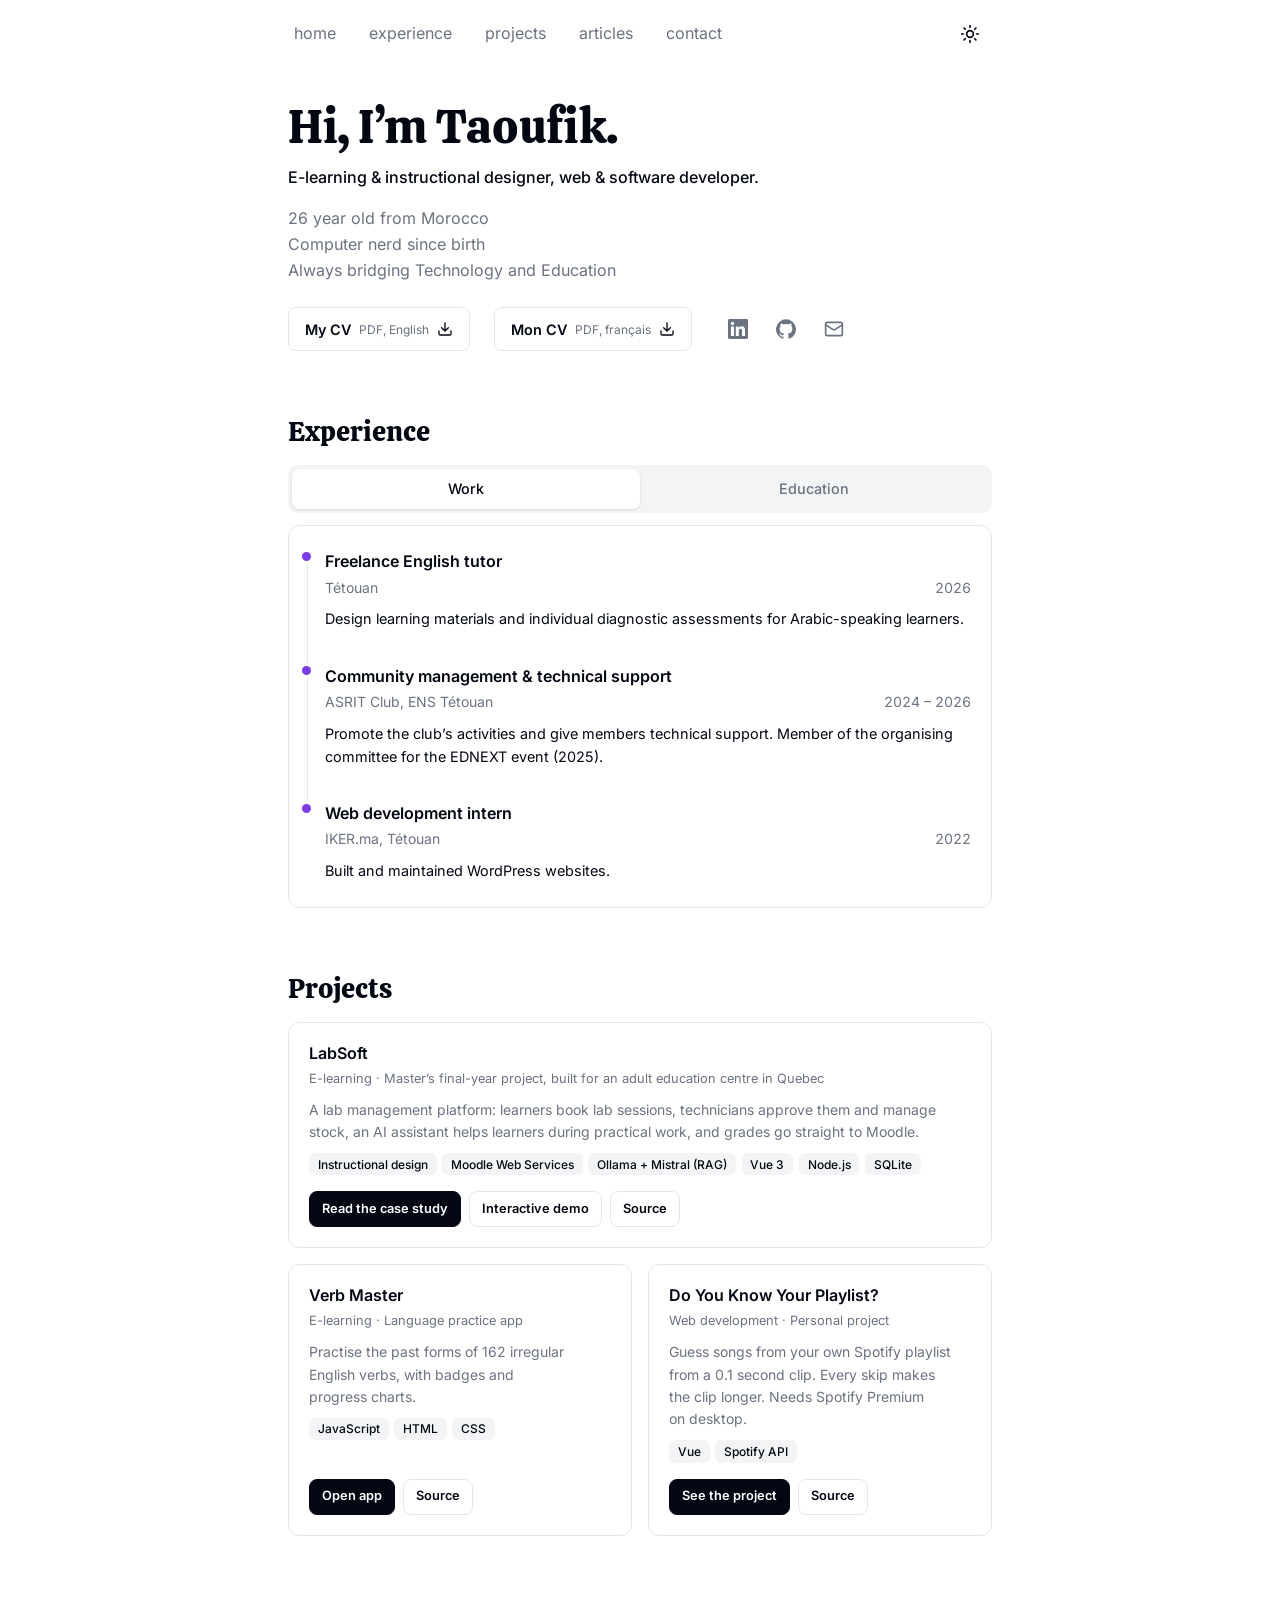
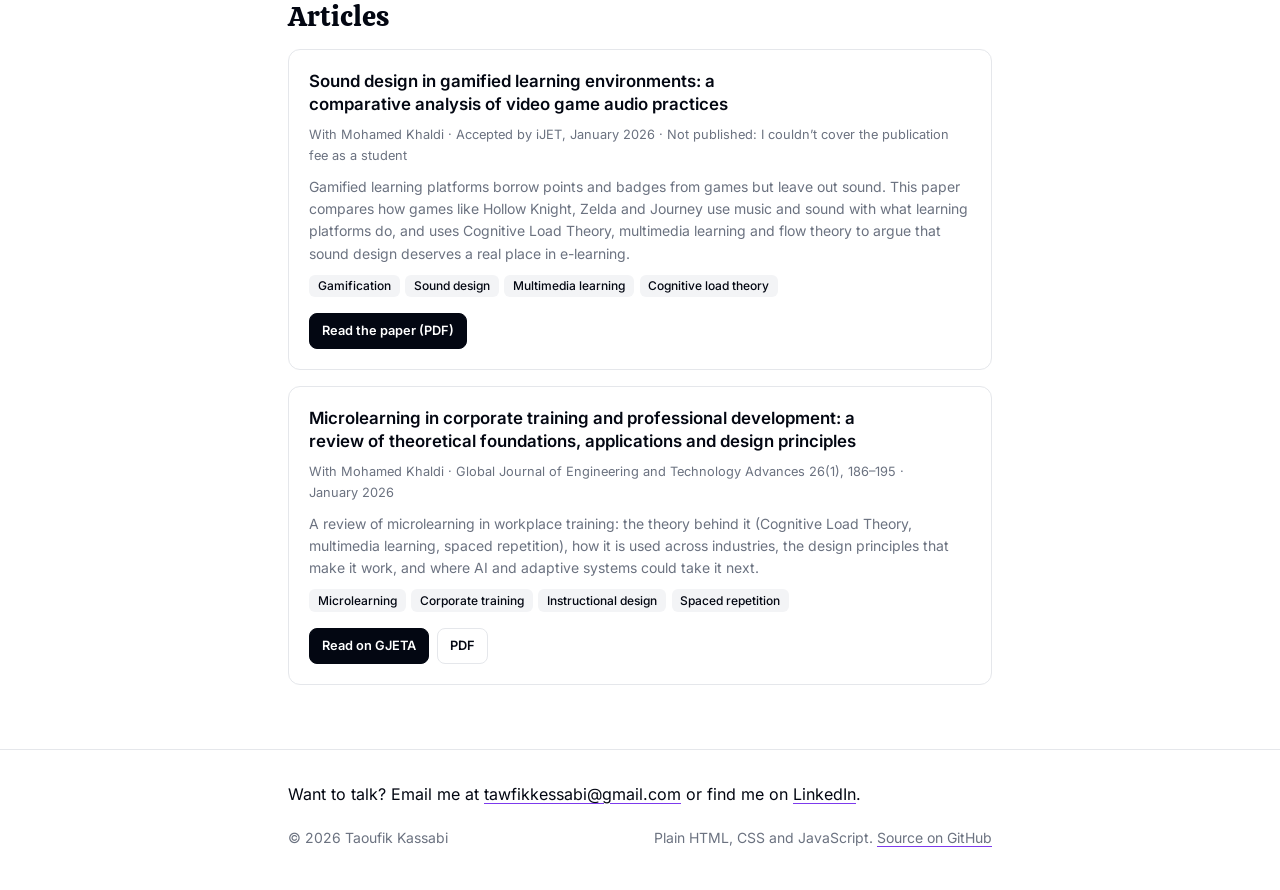
<file: index.html>
<!DOCTYPE html>
<html lang="en">
<head>
    <meta charset="UTF-8">
    <meta name="viewport" content="width=device-width, initial-scale=1.0">
    <link rel="icon" type="image/svg+xml" href="/favicon.svg">
    <meta name="theme-color" content="#ffffff" media="(prefers-color-scheme: light)">
    <meta name="theme-color" content="#030712" media="(prefers-color-scheme: dark)">
    <title>Taoufik Kassabi Portfolio</title>
    <meta name="description" content="Portfolio of Taoufik Kassabi, e-learning and instructional designer and web developer: LabSoft, a lab management platform with an AI assistant; Verb Master, a verb-practice app; a Spotify game; and articles on microlearning and sound design in learning.">
    <meta property="og:type" content="website">
    <meta property="og:title" content="Taoufik Kassabi Portfolio">
    <meta property="og:description" content="Portfolio of Taoufik Kassabi, e-learning and instructional designer and web developer: LabSoft, a lab management platform with an AI assistant; Verb Master, a verb-practice app; a Spotify game; and articles on microlearning and sound design in learning.">
    <meta name="twitter:card" content="summary">
    <!-- Apply a saved theme before the first paint. -->
    <script>try { var t = localStorage.getItem('theme'); if (t) document.documentElement.dataset.theme = t; } catch (e) {}</script>
    <link rel="preload" href="assets/fonts/calistoga-latin.woff2" as="font" type="font/woff2" crossorigin>
    <link rel="preload" href="assets/fonts/inter-latin-var.woff2" as="font" type="font/woff2" crossorigin>
    <link rel="stylesheet" href="assets/site.css">
    <script defer src="assets/site.js"></script>
</head>
<body id="top">
    <header class="site-header">
        <nav class="site-nav container" aria-label="Main">
            <ul>
                <li><a href="#top">home</a></li>
                <li><a href="#experience">experience</a></li>
                <li><a href="#projects">projects</a></li>
                <li><a href="#articles">articles</a></li>
                <li><a href="#contact">contact</a></li>
            </ul>
            <button class="icon-button theme-toggle" type="button" aria-label="Switch theme">
                <svg class="icon sun" viewBox="0 0 24 24" fill="none" stroke="currentColor" stroke-width="2" stroke-linecap="round" stroke-linejoin="round" aria-hidden="true"><circle cx="12" cy="12" r="4"/><path d="M12 2v2M12 20v2m-7.07-17.07 1.41 1.41m11.32 11.32 1.41 1.41M2 12h2m16 0h2M6.34 17.66l-1.41 1.41M19.07 4.93l-1.41 1.41"/></svg>
                <svg class="icon moon" viewBox="0 0 24 24" fill="none" stroke="currentColor" stroke-width="2" stroke-linecap="round" stroke-linejoin="round" aria-hidden="true"><path d="M12 3a6 6 0 0 0 9 9 9 9 0 1 1-9-9Z"/></svg>
            </button>
        </nav>
    </header>

    <main class="container page">
        <section class="hero" aria-labelledby="hero-title">
            <h1 id="hero-title">Hi, I’m Taoufik.</h1>
            <p class="role">E-learning &amp; instructional designer, web &amp; software developer. </p>
            <p class="about">26 year old from Morocco <br> Computer nerd since birth <br> Always bridging Technology and Education </p>
            <div class="hero-actions">
                <a class="button" href="cv/Taoufik-Kassabi-CV-EN.pdf">
                    My CV <small>PDF, English</small>
                    <svg class="icon" viewBox="0 0 24 24" fill="none" stroke="currentColor" stroke-width="2" stroke-linecap="round" stroke-linejoin="round" aria-hidden="true"><path d="M21 15v4a2 2 0 0 1-2 2H5a2 2 0 0 1-2-2v-4M7 10l5 5 5-5M12 15V3"/></svg>
                </a>
                <a class="button" href="cv/Taoufik-Kassabi-CV-FR.pdf">
                    Mon CV <small>PDF, français</small>
                    <svg class="icon" viewBox="0 0 24 24" fill="none" stroke="currentColor" stroke-width="2" stroke-linecap="round" stroke-linejoin="round" aria-hidden="true"><path d="M21 15v4a2 2 0 0 1-2 2H5a2 2 0 0 1-2-2v-4M7 10l5 5 5-5M12 15V3"/></svg>
                </a>
                <ul class="social">
                    <li><a href="https://www.linkedin.com/in/kassabiii" title="LinkedIn"><span class="sr-only">LinkedIn</span><svg class="icon" viewBox="0 0 24 24" fill="currentColor" aria-hidden="true"><path d="M20.45 20.45h-3.56v-5.57c0-1.33-.02-3.04-1.85-3.04-1.85 0-2.14 1.45-2.14 2.94v5.67H9.35V9h3.41v1.56h.05c.48-.9 1.64-1.85 3.37-1.85 3.6 0 4.27 2.37 4.27 5.46v6.28zM5.34 7.43a2.06 2.06 0 1 1 0-4.13 2.06 2.06 0 0 1 0 4.13zm1.78 13.02H3.56V9h3.56v11.45zM22.22 0H1.77C.79 0 0 .77 0 1.73v20.54C0 23.23.79 24 1.77 24h20.45c.98 0 1.78-.77 1.78-1.73V1.73C24 .77 23.2 0 22.22 0z"/></svg></a></li>
                    <li><a href="https://github.com/Kassabiii" title="GitHub"><span class="sr-only">GitHub</span><svg class="icon" viewBox="0 0 24 24" fill="currentColor" aria-hidden="true"><path d="M12 .3a12 12 0 0 0-3.8 23.38c.6.12.83-.26.83-.57l-.02-2.04c-3.34.73-4.04-1.61-4.04-1.61-.55-1.39-1.34-1.76-1.34-1.76-1.08-.74.09-.73.09-.73 1.2.09 1.84 1.24 1.84 1.24 1.07 1.83 2.8 1.3 3.5 1 .1-.78.42-1.31.76-1.6-2.67-.3-5.47-1.34-5.47-5.93 0-1.31.47-2.38 1.24-3.22-.14-.3-.54-1.52.1-3.18 0 0 1-.32 3.3 1.23a11.5 11.5 0 0 1 6 0c2.28-1.55 3.29-1.23 3.29-1.23.64 1.66.24 2.88.12 3.18a4.65 4.65 0 0 1 1.23 3.22c0 4.61-2.8 5.62-5.48 5.92.42.36.81 1.1.81 2.22l-.01 3.29c0 .31.2.69.82.57A12 12 0 0 0 12 .3"/></svg></a></li>
                    <li class="email-menu">
                        <button type="button" aria-label="Email addresses" aria-haspopup="true"><svg class="icon" viewBox="0 0 24 24" fill="none" stroke="currentColor" stroke-width="2" stroke-linecap="round" stroke-linejoin="round" aria-hidden="true"><rect x="2" y="4" width="20" height="16" rx="2"/><path d="m22 7-8.97 5.7a1.94 1.94 0 0 1-2.06 0L2 7"/></svg></button>
                        <div class="email-pop">
                            <a href="mailto:tawfikkessabi@gmail.com">tawfikkessabi@gmail.com</a>
                            <a href="mailto:kassabi.taoufik00@gmail.com">kassabi.taoufik00@gmail.com</a>
                        </div>
                    </li>
                </ul>
            </div>
        </section>

        <section id="experience" aria-labelledby="experience-title">
            <h2 class="section-title" id="experience-title">Experience</h2>
            <div class="tabs" role="tablist" aria-label="Experience">
                <button type="button" role="tab" id="tab-work" aria-controls="panel-work" aria-selected="true">Work</button>
                <button type="button" role="tab" id="tab-education" aria-controls="panel-education" aria-selected="false" tabindex="-1">Education</button>
            </div>

            <div role="tabpanel" id="panel-work" aria-labelledby="tab-work">
                <ul class="timeline">
                    <li>
                        <h3>Freelance English tutor</h3>
                        <div class="meta"><span>Tétouan</span><time>2026</time></div>
                        <p class="detail">Design learning materials and individual diagnostic assessments for Arabic-speaking learners.</p>
                    </li>
                    <li>
                        <h3>Community management &amp; technical support</h3>
                        <div class="meta"><span>ASRIT Club, ENS Tétouan</span><time>2024 – 2026</time></div>
                        <p class="detail">Promote the club’s activities and give members technical support. Member of the organising committee for the EDNEXT event (2025).</p>
                    </li>
                    <li>
                        <h3>Web development intern</h3>
                        <div class="meta"><span>IKER.ma, Tétouan</span><time>2022</time></div>
                        <p class="detail">Built and maintained WordPress websites.</p>
                    </li>
                </ul>
            </div>

            <div role="tabpanel" id="panel-education" aria-labelledby="tab-education" hidden>
                <ul class="timeline">
                    <li>
                        <h3>Master’s in E-Learning and Intelligent Educational Systems (ELSEI)</h3>
                        <div class="meta"><span>ENS Tétouan, IIPU</span><time>2024 – 2026</time></div>
                    </li>
                    <li>
                        <h3>Professional bachelor’s in Software and Web Development</h3>
                        <div class="meta"><span>ENS Tétouan</span><time>2023 – 2024</time></div>
                    </li>
                    <li>
                        <h3>Specialised technician diploma in Software Development</h3>
                        <div class="meta"><span>La Voie Inset, Tétouan</span><time>2020 – 2022</time></div>
                    </li>
                </ul>
            </div>
        </section>

        <section id="projects" aria-labelledby="projects-title">
            <h2 class="section-title" id="projects-title">Projects</h2>

            <div class="cards">
                <article class="card featured">
                    <h3>LabSoft</h3>
                    <p class="context">E-learning · Master’s final-year project, built for an adult education centre in Quebec</p>
                    <p>A lab management platform: learners book lab sessions, technicians approve them and manage stock, an AI assistant helps learners during practical work, and grades go straight to Moodle.</p>
                    <ul class="tags"><li>Instructional design</li><li>Moodle Web Services</li><li>Ollama + Mistral (RAG)</li><li>Vue 3</li><li>Node.js</li><li>SQLite</li></ul>
                    <div class="card-actions">
                        <a class="button small primary" href="labsoft/">Read the case study</a>
                        <a class="button small" href="labsoft/demo/">Interactive demo</a>
                        <a class="button small" href="https://github.com/Kassabiii/Labsoft-public">Source</a>
                    </div>
                </article>
                <article class="card">
                    <h3>Verb Master</h3>
                    <p class="context">E-learning · Language practice app</p>
                    <p>Practise the past forms of 162 irregular English verbs, with badges and progress charts.</p>
                    <ul class="tags"><li>JavaScript</li><li>HTML</li><li>CSS</li></ul>
                    <div class="card-actions">
                        <a class="button small primary" href="verb-master/index.html">Open app</a>
                        <a class="button small" href="https://github.com/Kassabiii/Kassabiii.github.io/tree/main/verb-master">Source</a>
                    </div>
                </article>
                <article class="card">
                    <h3>Do You Know Your Playlist?</h3>
                    <p class="context">Web development · Personal project</p>
                    <p>Guess songs from your own Spotify playlist from a 0.1 second clip. Every skip makes the clip longer. Needs Spotify Premium on desktop.</p>
                    <ul class="tags"><li>Vue</li><li>Spotify API</li></ul>
                    <div class="card-actions">
                        <a class="button small primary" href="dykyp/index.html">See the project</a>
                        <a class="button small" href="https://github.com/Kassabiii/DYKYP">Source</a>
                    </div>
                </article>
            </div>
        </section>

        <section id="articles" aria-labelledby="articles-title">
            <h2 class="section-title" id="articles-title">Articles</h2>
            <ul class="article-list">
                <li class="card">
                    <h3>Sound design in gamified learning environments: a comparative analysis of video game audio practices</h3>
                    <p class="article-meta">With Mohamed Khaldi · Accepted by iJET, January 2026 · Not published: I couldn’t cover the publication fee as a student</p>
                    <p>Gamified learning platforms borrow points and badges from games but leave out sound. This paper compares how games like Hollow Knight, Zelda and Journey use music and sound with what learning platforms do, and uses Cognitive Load Theory, multimedia learning and flow theory to argue that sound design deserves a real place in e-learning.</p>
                    <ul class="tags"><li>Gamification</li><li>Sound design</li><li>Multimedia learning</li><li>Cognitive load theory</li></ul>
                    <div class="card-actions">
                        <a class="button small primary" href="articles/kassabi-sound-design-gamified-learning.pdf">Read the paper (PDF)</a>
                    </div>
                </li>
                <li class="card">
                    <h3>Microlearning in corporate training and professional development: a review of theoretical foundations, applications and design principles</h3>
                    <p class="article-meta">With Mohamed Khaldi · Global Journal of Engineering and Technology Advances 26(1), 186–195 · January 2026</p>
                    <p>A review of microlearning in workplace training: the theory behind it (Cognitive Load Theory, multimedia learning, spaced repetition), how it is used across industries, the design principles that make it work, and where AI and adaptive systems could take it next.</p>
                    <ul class="tags"><li>Microlearning</li><li>Corporate training</li><li>Instructional design</li><li>Spaced repetition</li></ul>
                    <div class="card-actions">
                        <a class="button small primary" href="https://doi.org/10.30574/gjeta.2026.26.1.0015">Read on GJETA</a>
                        <a class="button small" href="https://gjeta.com/sites/default/files/fulltext_pdf/GJETA-2026-0015.pdf">PDF</a>
                    </div>
                </li>
            </ul>
        </section>
    </main>

    <footer class="site-footer" id="contact">
        <div class="container">
            <p class="contact">Want to talk? Email me at <a href="mailto:tawfikkessabi@gmail.com">tawfikkessabi@gmail.com</a> or find me on <a href="https://www.linkedin.com/in/kassabiii">LinkedIn</a>.</p>
            <div class="fine">
                <span>© 2026 Taoufik Kassabi</span>
                <span>Plain HTML, CSS and JavaScript. <a href="https://github.com/Kassabiii/Kassabiii.github.io">Source on GitHub</a></span>
            </div>
        </div>
    </footer>
</body>
</html>
</file>
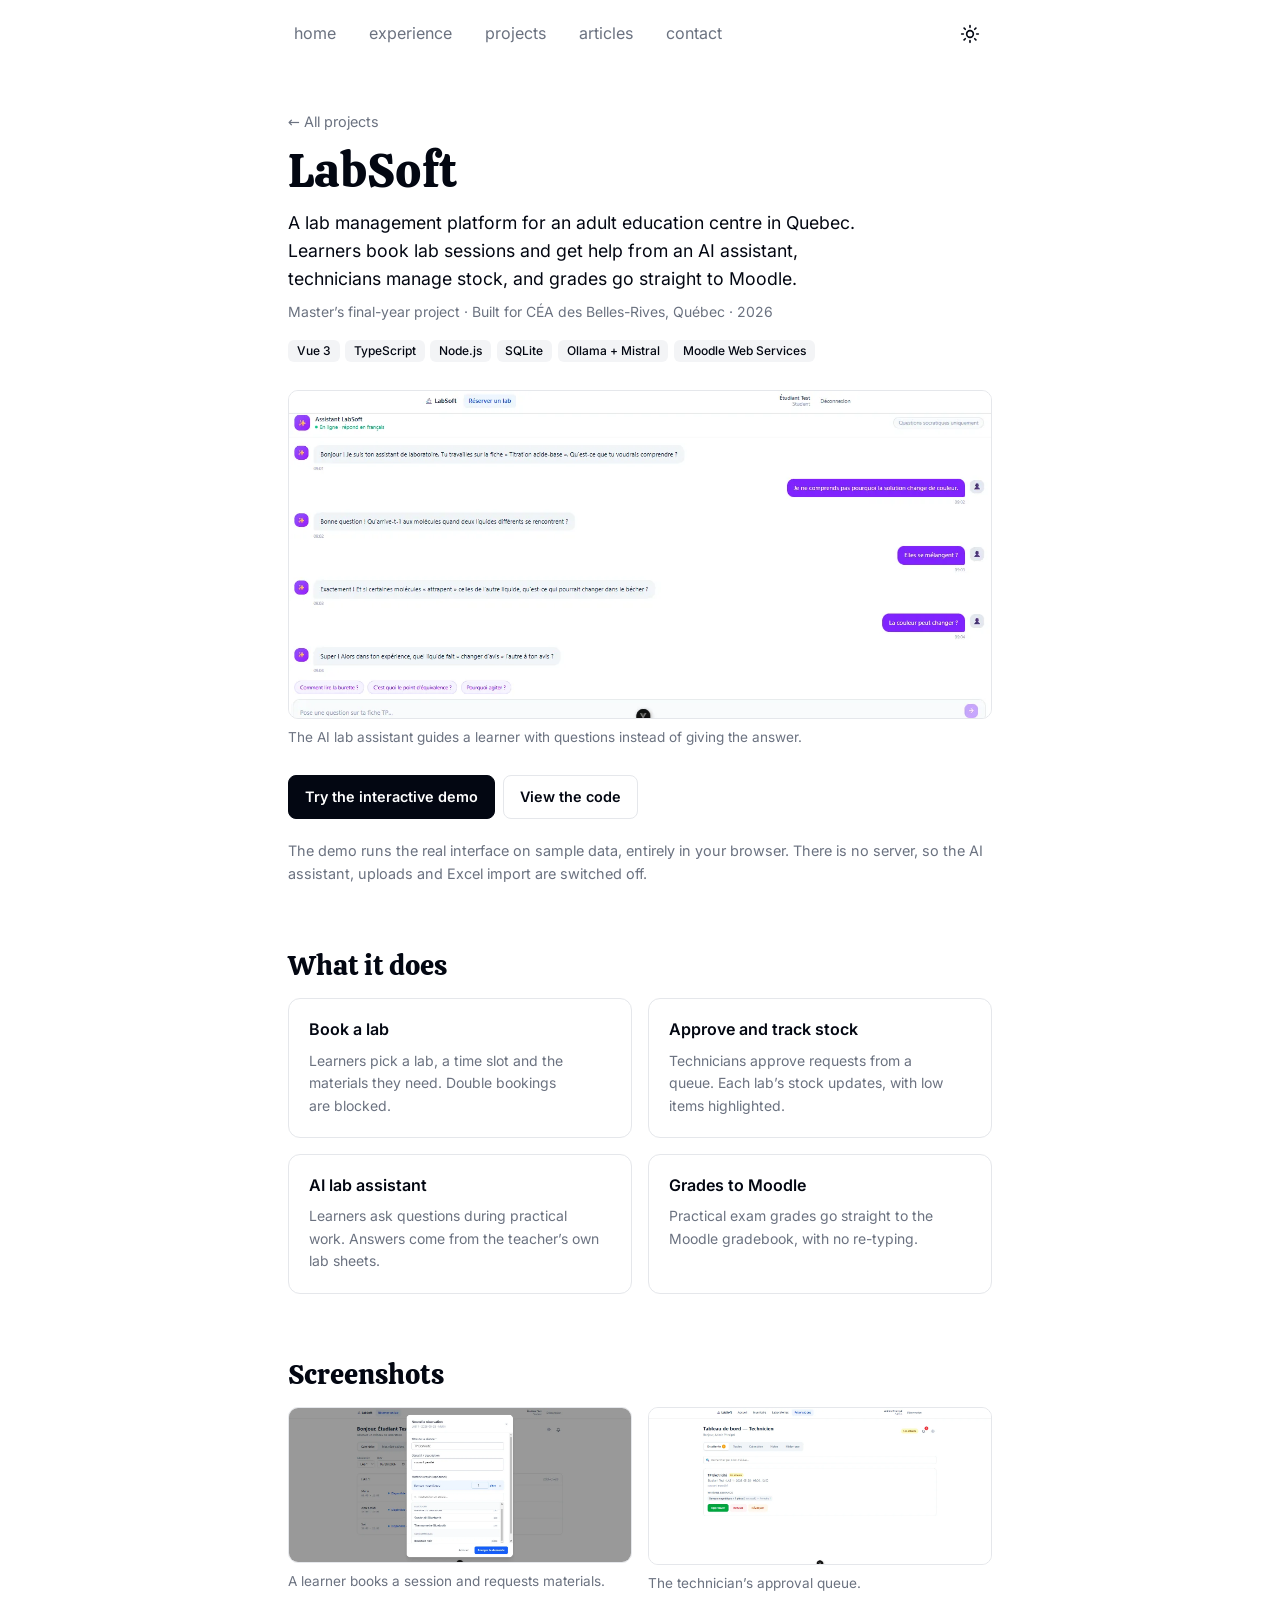
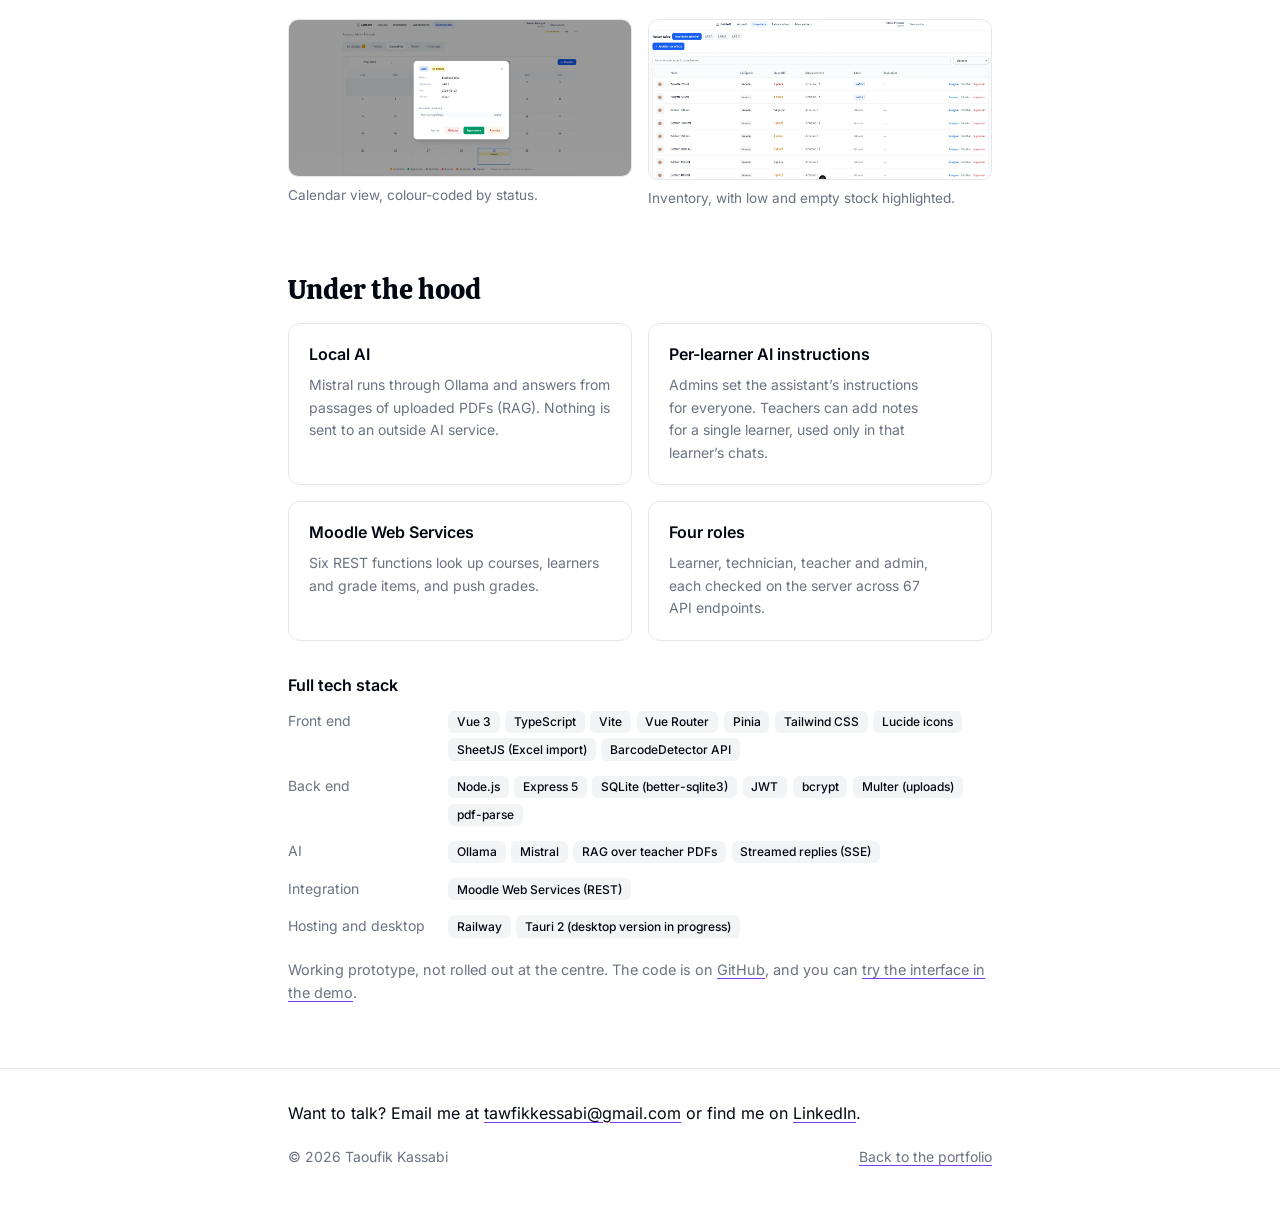
<file: labsoft/index.html>
<!DOCTYPE html>
<html lang="en">
<head>
    <meta charset="UTF-8">
    <meta name="viewport" content="width=device-width, initial-scale=1.0">
    <link rel="icon" type="image/svg+xml" href="/favicon.svg">
    <meta name="theme-color" content="#ffffff" media="(prefers-color-scheme: light)">
    <meta name="theme-color" content="#030712" media="(prefers-color-scheme: dark)">
    <title>LabSoft · Taoufik Kassabi</title>
    <meta name="description" content="LabSoft: a lab management platform for an adult education centre in Quebec, with a local AI lab assistant and Moodle grade sync. Case study by Taoufik Kassabi.">
    <meta property="og:type" content="article">
    <meta property="og:title" content="LabSoft · Taoufik Kassabi">
    <meta property="og:description" content="A lab management platform for an adult education centre in Quebec, with a local AI lab assistant and Moodle grade sync.">
    <meta name="twitter:card" content="summary">
    <!-- Apply a saved theme before the first paint. -->
    <script>try { var t = localStorage.getItem('theme'); if (t) document.documentElement.dataset.theme = t; } catch (e) {}</script>
    <link rel="preload" href="../assets/fonts/calistoga-latin.woff2" as="font" type="font/woff2" crossorigin>
    <link rel="preload" href="../assets/fonts/inter-latin-var.woff2" as="font" type="font/woff2" crossorigin>
    <link rel="stylesheet" href="../assets/site.css">
    <script defer src="../assets/site.js"></script>
</head>
<body>
    <header class="site-header">
        <nav class="site-nav container" aria-label="Main">
            <ul>
                <li><a href="../">home</a></li>
                <li><a href="../#experience">experience</a></li>
                <li><a href="../#projects">projects</a></li>
                <li><a href="../#articles">articles</a></li>
                <li><a href="#contact">contact</a></li>
            </ul>
            <button class="icon-button theme-toggle" type="button" aria-label="Switch theme">
                <svg class="icon sun" viewBox="0 0 24 24" fill="none" stroke="currentColor" stroke-width="2" stroke-linecap="round" stroke-linejoin="round" aria-hidden="true"><circle cx="12" cy="12" r="4"/><path d="M12 2v2M12 20v2m-7.07-17.07 1.41 1.41m11.32 11.32 1.41 1.41M2 12h2m16 0h2M6.34 17.66l-1.41 1.41M19.07 4.93l-1.41 1.41"/></svg>
                <svg class="icon moon" viewBox="0 0 24 24" fill="none" stroke="currentColor" stroke-width="2" stroke-linecap="round" stroke-linejoin="round" aria-hidden="true"><path d="M12 3a6 6 0 0 0 9 9 9 9 0 1 1-9-9Z"/></svg>
            </button>
        </nav>
    </header>

    <main class="container page">
        <header class="case-header">
            <a class="back" href="../#projects">← All projects</a>
            <h1>LabSoft</h1>
            <p class="lede">A lab management platform for an adult education centre in Quebec. Learners book lab sessions and get help from an AI assistant, technicians manage stock, and grades go straight to Moodle.</p>
            <p class="case-meta">Master’s final-year project · Built for CÉA des Belles-Rives, Québec · 2026</p>
            <ul class="tags">
                <li>Vue 3</li><li>TypeScript</li><li>Node.js</li><li>SQLite</li><li>Ollama + Mistral</li><li>Moodle Web Services</li>
            </ul>
            <figure class="shot hero-shot">
                <a class="zoom" href="img/assistant.webp"><img src="img/assistant.webp" width="1298" height="604" alt="LabSoft AI assistant chat: a learner asks why a solution changes colour and the assistant answers with guiding questions about the titration."></a>
                <figcaption>The AI lab assistant guides a learner with questions instead of giving the answer.</figcaption>
            </figure>
            <div class="card-actions">
                <a class="button primary" href="demo/">Try the interactive demo</a>
                <a class="button" href="https://github.com/Kassabiii/Labsoft-public">View the code</a>
            </div>
            <p class="status">The demo runs the real interface on sample data, entirely in your browser. There is no server, so the AI assistant, uploads and Excel import are switched off.</p>
        </header>

        <section aria-labelledby="does-title">
            <h2 class="section-title" id="does-title">What it does</h2>
            <ul class="feature-grid">
                <li class="card"><h3>Book a lab</h3><p>Learners pick a lab, a time slot and the materials they need. Double bookings are blocked.</p></li>
                <li class="card"><h3>Approve and track stock</h3><p>Technicians approve requests from a queue. Each lab’s stock updates, with low items highlighted.</p></li>
                <li class="card"><h3>AI lab assistant</h3><p>Learners ask questions during practical work. Answers come from the teacher’s own lab sheets.</p></li>
                <li class="card"><h3>Grades to Moodle</h3><p>Practical exam grades go straight to the Moodle gradebook, with no re-typing.</p></li>
            </ul>
        </section>

        <section aria-labelledby="shots-title">
            <h2 class="section-title" id="shots-title">Screenshots</h2>
            <div class="gallery">
                <figure class="shot">
                    <a class="zoom" href="img/booking.webp"><img src="img/booking.webp" width="1320" height="595" loading="lazy" alt="Booking form: session title, objective, and a searchable list of lab materials with quantities."></a>
                    <figcaption>A learner books a session and requests materials.</figcaption>
                </figure>
                <figure class="shot">
                    <a class="zoom" href="img/approval.webp"><img src="img/approval.webp" width="1313" height="600" loading="lazy" alt="Technician dashboard with a pending session, the requested materials and Approve, Refuse and Revoke buttons."></a>
                    <figcaption>The technician’s approval queue.</figcaption>
                </figure>
                <figure class="shot">
                    <a class="zoom" href="img/calendar.webp"><img src="img/calendar.webp" width="1292" height="587" loading="lazy" alt="Monthly calendar with a session details window: learner, lab, date, period and reserved materials."></a>
                    <figcaption>Calendar view, colour-coded by status.</figcaption>
                </figure>
                <figure class="shot">
                    <a class="zoom" href="img/inventory.webp"><img src="img/inventory.webp" width="1293" height="599" loading="lazy" alt="Inventory table of glassware with quantity, location and lab; low quantities in orange, empty ones in red."></a>
                    <figcaption>Inventory, with low and empty stock highlighted.</figcaption>
                </figure>
            </div>
        </section>

        <section aria-labelledby="hood-title">
            <h2 class="section-title" id="hood-title">Under the hood</h2>
            <ul class="feature-grid">
                <li class="card"><h3>Local AI</h3><p>Mistral runs through Ollama and answers from passages of uploaded PDFs (RAG). Nothing is sent to an outside AI service.</p></li>
                <li class="card"><h3>Per-learner AI instructions</h3><p>Admins set the assistant’s instructions for everyone. Teachers can add notes for a single learner, used only in that learner’s chats.</p></li>
                <li class="card"><h3>Moodle Web Services</h3><p>Six REST functions look up courses, learners and grade items, and push grades.</p></li>
                <li class="card"><h3>Four roles</h3><p>Learner, technician, teacher and admin, each checked on the server across 67 API endpoints.</p></li>
            </ul>
            <h3 class="stack-title">Full tech stack</h3>
            <dl class="stack">
                <div><dt>Front end</dt><dd><ul class="tags"><li>Vue 3</li><li>TypeScript</li><li>Vite</li><li>Vue Router</li><li>Pinia</li><li>Tailwind CSS</li><li>Lucide icons</li><li>SheetJS (Excel import)</li><li>BarcodeDetector API</li></ul></dd></div>
                <div><dt>Back end</dt><dd><ul class="tags"><li>Node.js</li><li>Express 5</li><li>SQLite (better-sqlite3)</li><li>JWT</li><li>bcrypt</li><li>Multer (uploads)</li><li>pdf-parse</li></ul></dd></div>
                <div><dt>AI</dt><dd><ul class="tags"><li>Ollama</li><li>Mistral</li><li>RAG over teacher PDFs</li><li>Streamed replies (SSE)</li></ul></dd></div>
                <div><dt>Integration</dt><dd><ul class="tags"><li>Moodle Web Services (REST)</li></ul></dd></div>
                <div><dt>Hosting and desktop</dt><dd><ul class="tags"><li>Railway</li><li>Tauri 2 (desktop version in progress)</li></ul></dd></div>
            </dl>
            <p class="status">Working prototype, not rolled out at the centre. The code is on <a href="https://github.com/Kassabiii/Labsoft-public">GitHub</a>, and you can <a href="demo/">try the interface in the demo</a>.</p>
        </section>
    </main>

    <footer class="site-footer" id="contact">
        <div class="container">
            <p class="contact">Want to talk? Email me at <a href="mailto:tawfikkessabi@gmail.com">tawfikkessabi@gmail.com</a> or find me on <a href="https://www.linkedin.com/in/kassabiii">LinkedIn</a>.</p>
            <div class="fine">
                <span>© 2026 Taoufik Kassabi</span>
                <span><a href="../">Back to the portfolio</a></span>
            </div>
        </div>
    </footer>
</body>
</html>
</file>
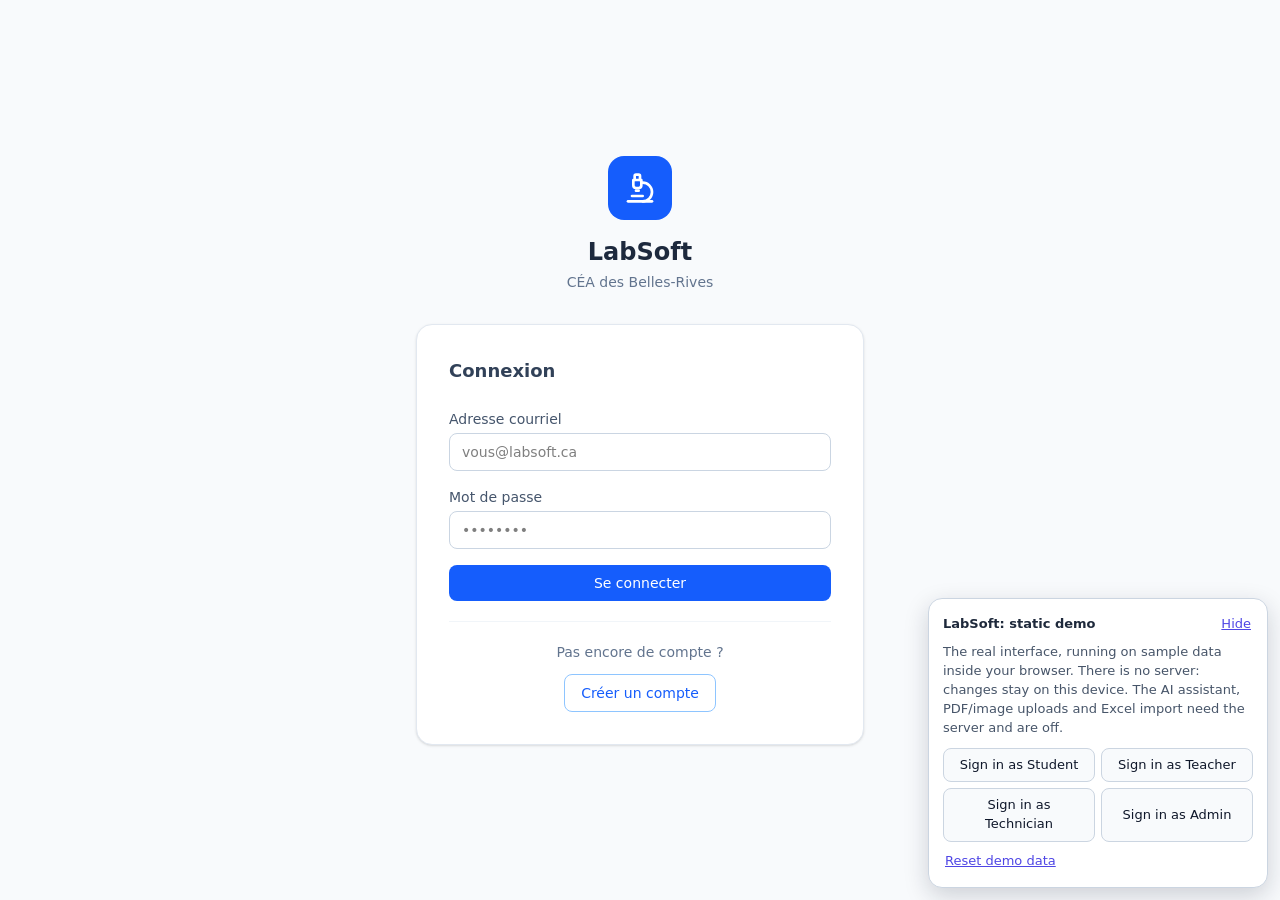
<file: labsoft/demo/index.html>
<!DOCTYPE html>
<html lang="fr">
  <head>
    <meta charset="UTF-8">
    <link rel="icon" href="./favicon.ico">
    <meta name="viewport" content="width=device-width, initial-scale=1.0">
    <meta name="robots" content="noindex">
    <title>LabSoft: static demo</title>
    <script type="module" crossorigin src="./assets/demo-BO10T2wO.js"></script>
    <link rel="stylesheet" crossorigin href="./assets/demo-65lg_kEt.css">
  </head>
  <body>
    <div id="app"></div>
  </body>
</html>
</file>
<file: assets/site.css>
/* Shared styles for the portfolio: theme tokens, nav, footer, and hub sections.
   Light by default, dark when the system asks for it or the toggle sets data-theme="dark". */

@font-face {
    font-family: "Calistoga";
    src: url("fonts/calistoga-latin.woff2") format("woff2");
    font-weight: 400;
    font-display: swap;
}

@font-face {
    font-family: "Inter";
    src: url("fonts/inter-latin-var.woff2") format("woff2");
    font-weight: 400 700;
    font-display: swap;
}

:root {
    --bg: #ffffff;
    --fg: #030712;
    --muted: #f3f4f6;
    --muted-fg: #6b7280;
    --border: #e5e7eb;
    --accent: #7c3aed;
    --header-bg: rgba(255, 255, 255, 0.75);
    --font-sans: "Inter", system-ui, -apple-system, "Segoe UI", sans-serif;
    --font-serif: "Calistoga", Georgia, serif;
    color-scheme: light;
}

@media (prefers-color-scheme: dark) {
    :root:not([data-theme="light"]) {
        --bg: #030712;
        --fg: #f9fafb;
        --muted: #1f2937;
        --muted-fg: #9ca3af;
        --border: #1f2937;
        --accent: #a78bfa;
        --header-bg: rgba(3, 7, 18, 0.75);
        color-scheme: dark;
    }
}

:root[data-theme="dark"] {
    --bg: #030712;
    --fg: #f9fafb;
    --muted: #1f2937;
    --muted-fg: #9ca3af;
    --border: #1f2937;
    --accent: #a78bfa;
    --header-bg: rgba(3, 7, 18, 0.75);
    color-scheme: dark;
}

*, *::before, *::after { box-sizing: border-box; }

html { scroll-padding-top: 5rem; }

@media (prefers-reduced-motion: no-preference) {
    html { scroll-behavior: smooth; }
}

body {
    margin: 0;
    min-height: 100vh;
    display: flex;
    flex-direction: column;
    background: var(--bg);
    color: var(--fg);
    font: 400 1rem/1.6 var(--font-sans);
    -webkit-font-smoothing: antialiased;
}

h1, h2, h3, p, ul { margin: 0; }
ul { padding: 0; list-style: none; }
a { color: inherit; }
::selection { background: var(--accent); color: var(--bg); }

a:focus-visible, button:focus-visible, [tabindex]:focus-visible {
    outline: 2px solid var(--accent);
    outline-offset: 3px;
    border-radius: 6px;
}

.sr-only {
    position: absolute;
    width: 1px;
    height: 1px;
    overflow: hidden;
    clip: rect(0 0 0 0);
    white-space: nowrap;
}

.container {
    width: 100%;
    max-width: 48rem;
    margin: 0 auto;
    padding: 0 1.25rem;
}

@media (min-width: 640px) {
    .container { padding: 0 2rem; }
}

.icon { width: 1.25rem; height: 1.25rem; flex-shrink: 0; }

/* ---------- Header ---------- */

.site-header {
    position: sticky;
    top: 0;
    z-index: 50;
    background: var(--header-bg);
    -webkit-backdrop-filter: blur(6px);
    backdrop-filter: blur(6px);
}

.site-nav {
    display: flex;
    align-items: center;
    justify-content: space-between;
    padding-top: 0.75rem;
    padding-bottom: 0.75rem;
}

.site-nav ul { display: flex; gap: 0.25rem; }

@media (min-width: 640px) {
    .site-nav ul { gap: 1.25rem; }
}


.site-nav a {
    display: inline-flex;
    align-items: center;
    min-height: 44px;
    padding: 0 0.4rem;
    color: var(--muted-fg);
    text-decoration: none;
    transition: color 0.15s;
}

.site-nav a:hover { color: var(--fg); }

/* Five links + the theme button must fit a 360px phone. */
@media (max-width: 479px) {
    .site-nav ul { gap: 0; }
    .site-nav a { padding: 0 0.3rem; font-size: 0.875rem; }
}

.icon-button {
    display: inline-grid;
    place-items: center;
    width: 44px;
    height: 44px;
    border: 0;
    border-radius: 8px;
    background: transparent;
    color: var(--fg);
    cursor: pointer;
    transition: background-color 0.15s;
}

.icon-button:hover { background: var(--muted); }

/* Show the icon for the theme you'd switch to. */
.theme-toggle .moon { display: none; }
:root[data-theme="dark"] .theme-toggle .sun { display: none; }
:root[data-theme="dark"] .theme-toggle .moon { display: block; }

@media (prefers-color-scheme: dark) {
    :root:not([data-theme="light"]) .theme-toggle .sun { display: none; }
    :root:not([data-theme="light"]) .theme-toggle .moon { display: block; }
}

/* ---------- Page body ---------- */

main { flex: 1; }

.page {
    display: flex;
    flex-direction: column;
    gap: 4rem;
    padding-top: 2rem;
    padding-bottom: 4rem;
}

.section-title {
    font-family: var(--font-serif);
    font-weight: 400;
    font-size: 1.75rem;
    line-height: 1.2;
}


/* ---------- Hero ---------- */

.hero h1 {
    font-family: var(--font-serif);
    font-weight: 400;
    font-size: clamp(2.25rem, 8vw, 3rem);
    line-height: 1.1;
    text-wrap: balance;
}

.hero .role {
    margin-top: 0.75rem;
    font-weight: 500;
}

.hero .about {
    margin-top: 1rem;
    max-width: 34rem;
    color: var(--muted-fg);
    text-wrap: pretty;
}

.hero-actions {
    display: flex;
    flex-wrap: wrap;
    align-items: center;
    gap: 1rem 1.5rem;
    margin-top: 1.5rem;
}

.social { display: flex; gap: 0.25rem; position: relative; }

/* Email icon: shows both addresses on hover, keyboard focus or tap. No JavaScript. */
.social .email-menu button {
    display: inline-grid;
    place-items: center;
    width: 44px;
    height: 44px;
    padding: 0;
    border: 0;
    background: none;
    color: var(--muted-fg);
    cursor: pointer;
    transition: color 0.15s;
}

.social .email-menu:hover button,
.social .email-menu:focus-within button { color: var(--fg); }

.email-pop {
    display: none;
    position: absolute;
    top: 100%;
    left: 0;
    z-index: 10;
    padding: 0.25rem;
    border: 1px solid var(--border);
    border-radius: 8px;
    background: var(--bg);
    box-shadow: 0 4px 16px rgb(0 0 0 / 0.12);
}

.email-menu:hover .email-pop,
.email-menu:focus-within .email-pop { display: block; }

.social .email-pop a {
    display: block;
    width: auto;
    height: auto;
    padding: 0.6rem 0.75rem;
    border-radius: 6px;
    color: var(--fg);
    white-space: nowrap;
}

.social .email-pop a:hover { background: var(--border); }

.social a {
    display: inline-grid;
    place-items: center;
    width: 44px;
    height: 44px;
    color: var(--muted-fg);
    transition: color 0.15s;
}

.social a:hover { color: var(--fg); }

/* ---------- Toast (email copied) ---------- */

.toast {
    position: fixed;
    left: 50%;
    bottom: 1.5rem;
    z-index: 20;
    max-width: calc(100vw - 2rem);
    padding: 0.6rem 1rem;
    border: 1px solid var(--border);
    border-radius: 8px;
    background: var(--bg);
    color: var(--fg);
    font-size: 0.9rem;
    box-shadow: 0 4px 16px rgb(0 0 0 / 0.15);
    transform: translate(-50%, 0.5rem);
    opacity: 0;
    pointer-events: none;
    transition: opacity 0.15s, transform 0.15s;
}

.toast.show {
    opacity: 1;
    transform: translate(-50%, 0);
}

/* ---------- Buttons ---------- */

.button {
    display: inline-flex;
    align-items: center;
    gap: 0.5rem;
    min-height: 44px;
    padding: 0 1rem;
    border: 1px solid var(--border);
    border-radius: 8px;
    background: var(--bg);
    color: var(--fg);
    font-size: 0.9rem;
    font-weight: 600;
    text-decoration: none;
    transition: background-color 0.15s;
}

.button:hover { background: var(--muted); }

.button small { font-weight: 400; color: var(--muted-fg); }

.button .icon { width: 1rem; height: 1rem; }

.button.small {
    min-height: 36px;
    padding: 0 0.75rem;
    font-size: 0.8rem;
}

.button.primary {
    border-color: var(--fg);
    background: var(--fg);
    color: var(--bg);
}

.button.primary:hover { opacity: 0.88; }

/* ---------- Work / Education tabs ---------- */

.tabs {
    display: grid;
    grid-template-columns: 1fr 1fr;
    margin-top: 1rem;
    padding: 0.25rem;
    border-radius: 10px;
    background: var(--muted);
}

.tabs button {
    min-height: 40px;
    border: 0;
    border-radius: 7px;
    background: transparent;
    color: var(--muted-fg);
    font: inherit;
    font-size: 0.9rem;
    font-weight: 500;
    cursor: pointer;
}

.tabs button[aria-selected="true"] {
    background: var(--bg);
    color: var(--fg);
    box-shadow: 0 1px 3px rgba(0, 0, 0, 0.12);
}

.timeline {
    margin-top: 0.75rem;
    padding: 0.5rem 1.25rem 0.5rem 2.25rem;
    border: 1px solid var(--border);
    border-radius: 12px;
}

.timeline > li {
    position: relative;
    padding: 1.1rem 0;
}

/* The vertical rule, with a purple dot for each entry. */
.timeline > li::before {
    content: "";
    position: absolute;
    top: 0;
    bottom: 0;
    left: -1.1rem;
    border-left: 1px solid var(--border);
}

.timeline > li:first-child::before { top: 1.4rem; }
.timeline > li:last-child::before { bottom: auto; height: 1.4rem; }
.timeline > li:only-child::before { display: none; }

.timeline > li::after {
    content: "";
    position: absolute;
    top: 1.15rem;
    left: calc(-1.1rem - 5px);
    width: 9px;
    height: 9px;
    border-radius: 50%;
    background: var(--accent);
    box-shadow: 0 0 0 3px var(--bg);
}

.timeline h3 {
    font-size: 1rem;
    font-weight: 600;
    line-height: 1.3;
}

.timeline .meta {
    display: flex;
    flex-wrap: wrap;
    justify-content: space-between;
    gap: 0.1rem 1rem;
    margin-top: 0.3rem;
    color: var(--muted-fg);
    font-size: 0.875rem;
}

.timeline time { font-variant-numeric: tabular-nums; white-space: nowrap; }

.timeline .detail {
    margin-top: 0.5rem;
    font-size: 0.9rem;
    text-wrap: pretty;
}

/* ---------- Projects ---------- */


.cards {
    display: grid;
    grid-template-columns: repeat(auto-fill, minmax(min(100%, 18rem), 1fr));
    gap: 1rem;
    margin-top: 1rem;
}

.card {
    display: flex;
    flex-direction: column;
    gap: 0.6rem;
    padding: 1.25rem;
    border: 1px solid var(--border);
    border-radius: 12px;
    background: var(--bg);
}

.card h3,
.card h4 {
    margin: 0;
    font-size: 1rem;
    font-weight: 600;
    line-height: 1.3;
}

.card p {
    color: var(--muted-fg);
    font-size: 0.875rem;
    text-wrap: pretty;
}

.tags {
    display: flex;
    flex-wrap: wrap;
    gap: 0.35rem;
}

.tags li {
    padding: 0.1rem 0.55rem;
    border-radius: 6px;
    background: var(--muted);
    font-size: 0.75rem;
    font-weight: 500;
}

.card-actions {
    display: flex;
    flex-wrap: wrap;
    gap: 0.5rem;
    margin-top: auto;
    padding-top: 0.4rem;
}



/* Featured project: spans the full row on the hub. */
.card.featured { grid-column: 1 / -1; }

.card .context {
    margin-top: -0.3rem;
    font-size: 0.8rem;
}

/* ---------- Articles ---------- */

.article-list {
    display: grid;
    gap: 1rem;
    margin-top: 1rem;
}

.article-list h3 {
    font-size: 1.05rem;
    font-weight: 600;
    line-height: 1.35;
    text-wrap: balance;
}

.card .article-meta { font-size: 0.8rem; }

/* ---------- Case study pages ---------- */

.back {
    display: inline-flex;
    align-items: center;
    min-height: 44px;
    color: var(--muted-fg);
    font-size: 0.9rem;
    text-decoration: none;
}

.back:hover { color: var(--fg); }

.case-header h1 {
    font-family: var(--font-serif);
    font-weight: 400;
    font-size: clamp(2.25rem, 8vw, 3rem);
    line-height: 1.1;
}

.case-header .lede {
    margin-top: 0.75rem;
    max-width: 36rem;
    font-size: 1.1rem;
    text-wrap: pretty;
}

.case-header .case-meta {
    margin-top: 0.5rem;
    color: var(--muted-fg);
    font-size: 0.875rem;
}

.case-header .tags { margin-top: 1rem; }
.case-header .card-actions { margin-top: 1.25rem; }

.shot { margin: 0; }

.shot img {
    display: block;
    width: 100%;
    height: auto;
    border: 1px solid var(--border);
    border-radius: 10px;
}

.shot figcaption {
    margin-top: 0.5rem;
    color: var(--muted-fg);
    font-size: 0.85rem;
}

.hero-shot { margin-top: 1.75rem; }

/* Clickable screenshots and the full-size view (see site.js). */
a.zoom {
    display: block;
    border-radius: 10px;
    cursor: zoom-in;
}

a.zoom:hover img { border-color: var(--muted-fg); }

.lightbox {
    max-width: min(96vw, 1400px);
    max-height: 94vh;
    padding: 0;
    border: 0;
    background: transparent;
    overflow: visible;
}

.lightbox::backdrop { background: rgba(3, 7, 18, 0.85); }

.lightbox img {
    display: block;
    max-width: 100%;
    max-height: 90vh;
    width: auto;
    height: auto;
    border-radius: 10px;
}

.lightbox-close {
    position: absolute;
    top: 0.5rem;
    right: 0.5rem;
    background: rgba(3, 7, 18, 0.7);
    color: #f9fafb;
}

.lightbox-close:hover { background: rgba(3, 7, 18, 0.9); }

.feature-grid {
    display: grid;
    grid-template-columns: repeat(auto-fit, minmax(min(100%, 15rem), 1fr));
    gap: 1rem;
    margin-top: 1rem;
}

.feature-grid h3 {
    font-size: 1rem;
    font-weight: 600;
}

.gallery {
    display: grid;
    grid-template-columns: repeat(auto-fit, minmax(min(100%, 19rem), 1fr));
    gap: 1.5rem 1rem;
    margin-top: 1rem;
}

.stack-title {
    margin-top: 2rem;
    font-size: 1rem;
    font-weight: 600;
}

.stack {
    display: grid;
    gap: 0.9rem;
    margin: 0.75rem 0 0;
}

.stack > div {
    display: grid;
    grid-template-columns: 9rem 1fr;
    gap: 0.25rem 1rem;
    align-items: baseline;
}

.stack dt {
    color: var(--muted-fg);
    font-size: 0.875rem;
}

.stack dd { margin: 0; }

@media (max-width: 479px) {
    .stack > div { grid-template-columns: 1fr; }
}

.status {
    margin-top: 1.25rem;
    color: var(--muted-fg);
    font-size: 0.9rem;
}

.status a {
    text-decoration-color: var(--accent);
    text-underline-offset: 3px;
}

/* ---------- 404 ---------- */

.not-found { padding-top: 4rem; }

.not-found h1 {
    font-family: var(--font-serif);
    font-weight: 400;
    font-size: clamp(2.25rem, 8vw, 3rem);
    line-height: 1.1;
}

.not-found p {
    margin-top: 0.75rem;
    max-width: 32rem;
    color: var(--muted-fg);
}

.not-found .card-actions { margin-top: 1.5rem; }

/* ---------- Footer ---------- */

.site-footer {
    padding-top: 2rem;
    padding-bottom: 2.5rem;
    border-top: 1px solid var(--border);
    color: var(--muted-fg);
    font-size: 0.875rem;
}

.site-footer .contact {
    color: var(--fg);
    font-size: 1rem;
}

.site-footer a {
    text-decoration-color: var(--accent);
    text-underline-offset: 3px;
}

.site-footer a:hover { color: var(--fg); }

.site-footer .fine {
    display: flex;
    flex-wrap: wrap;
    justify-content: space-between;
    gap: 0.25rem 1rem;
    margin-top: 1.25rem;
}

@media (prefers-reduced-motion: reduce) {
    * { transition: none !important; }
}
</file>
